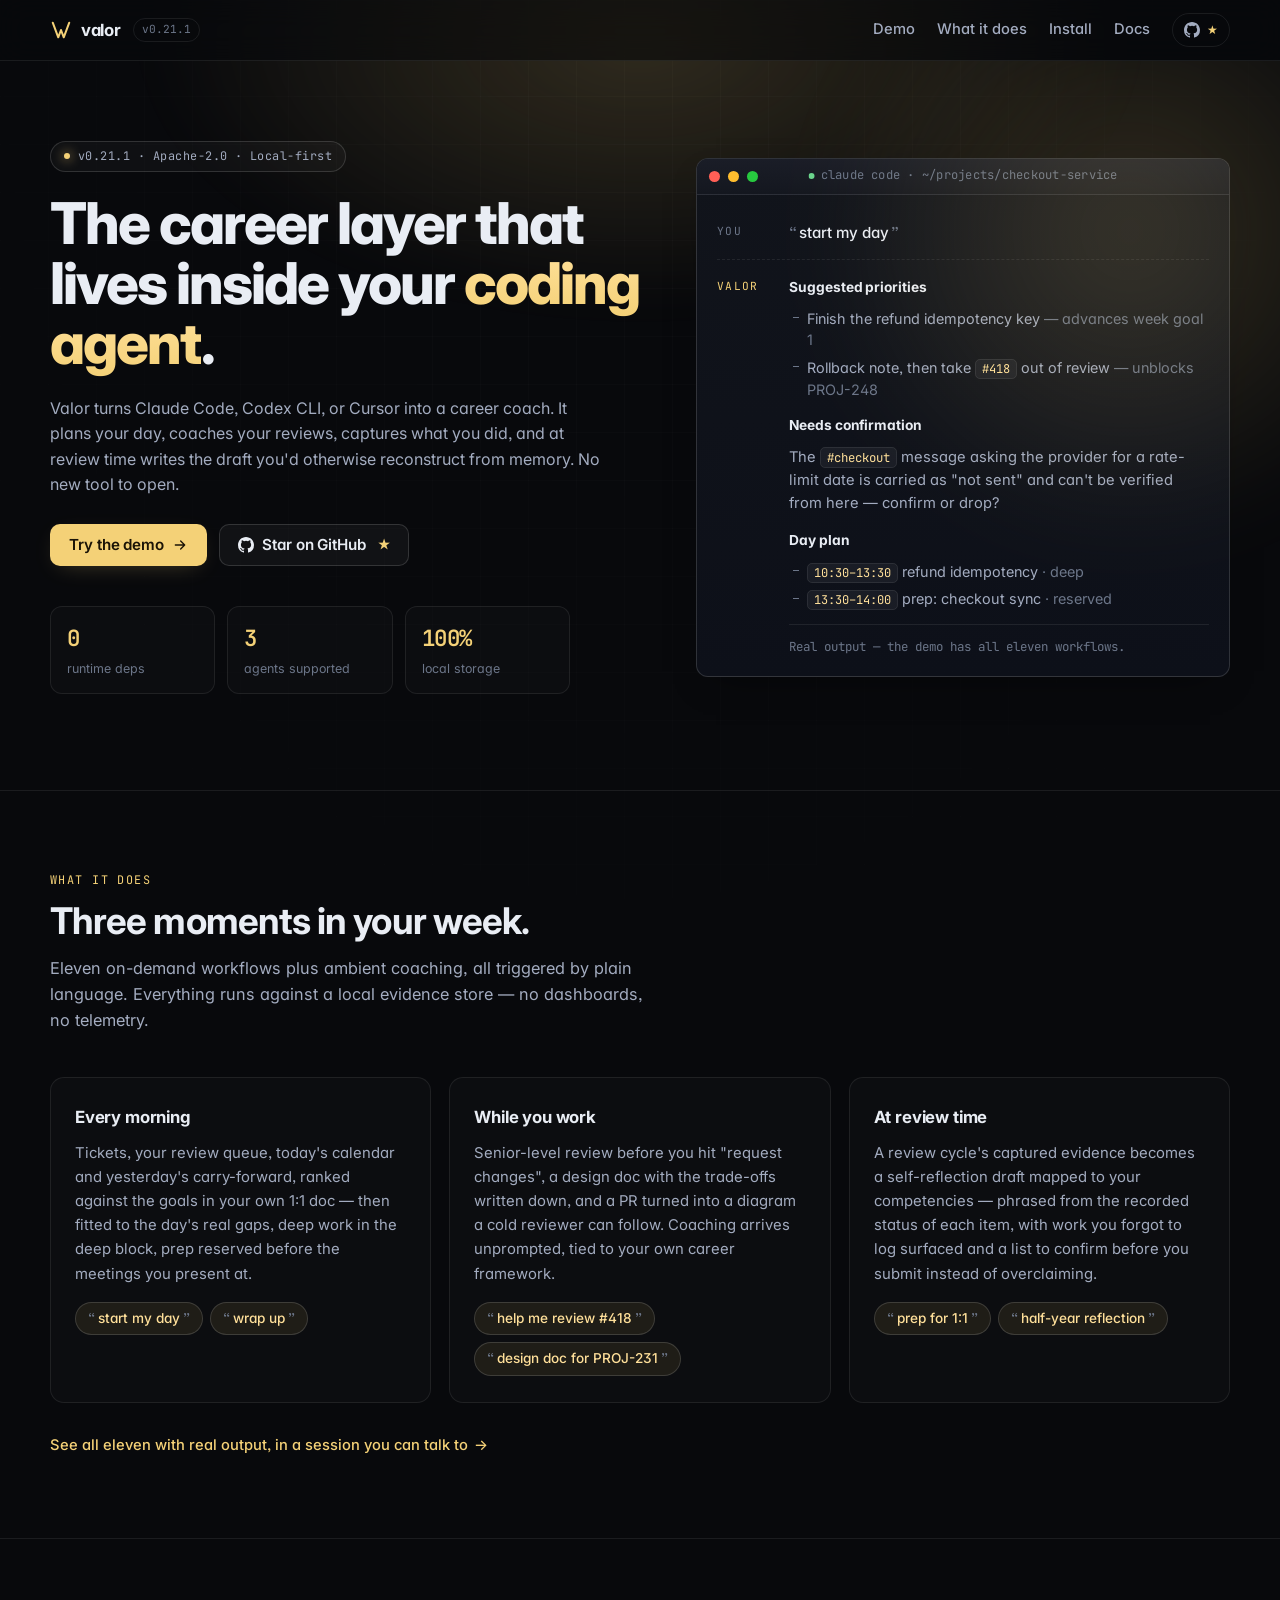
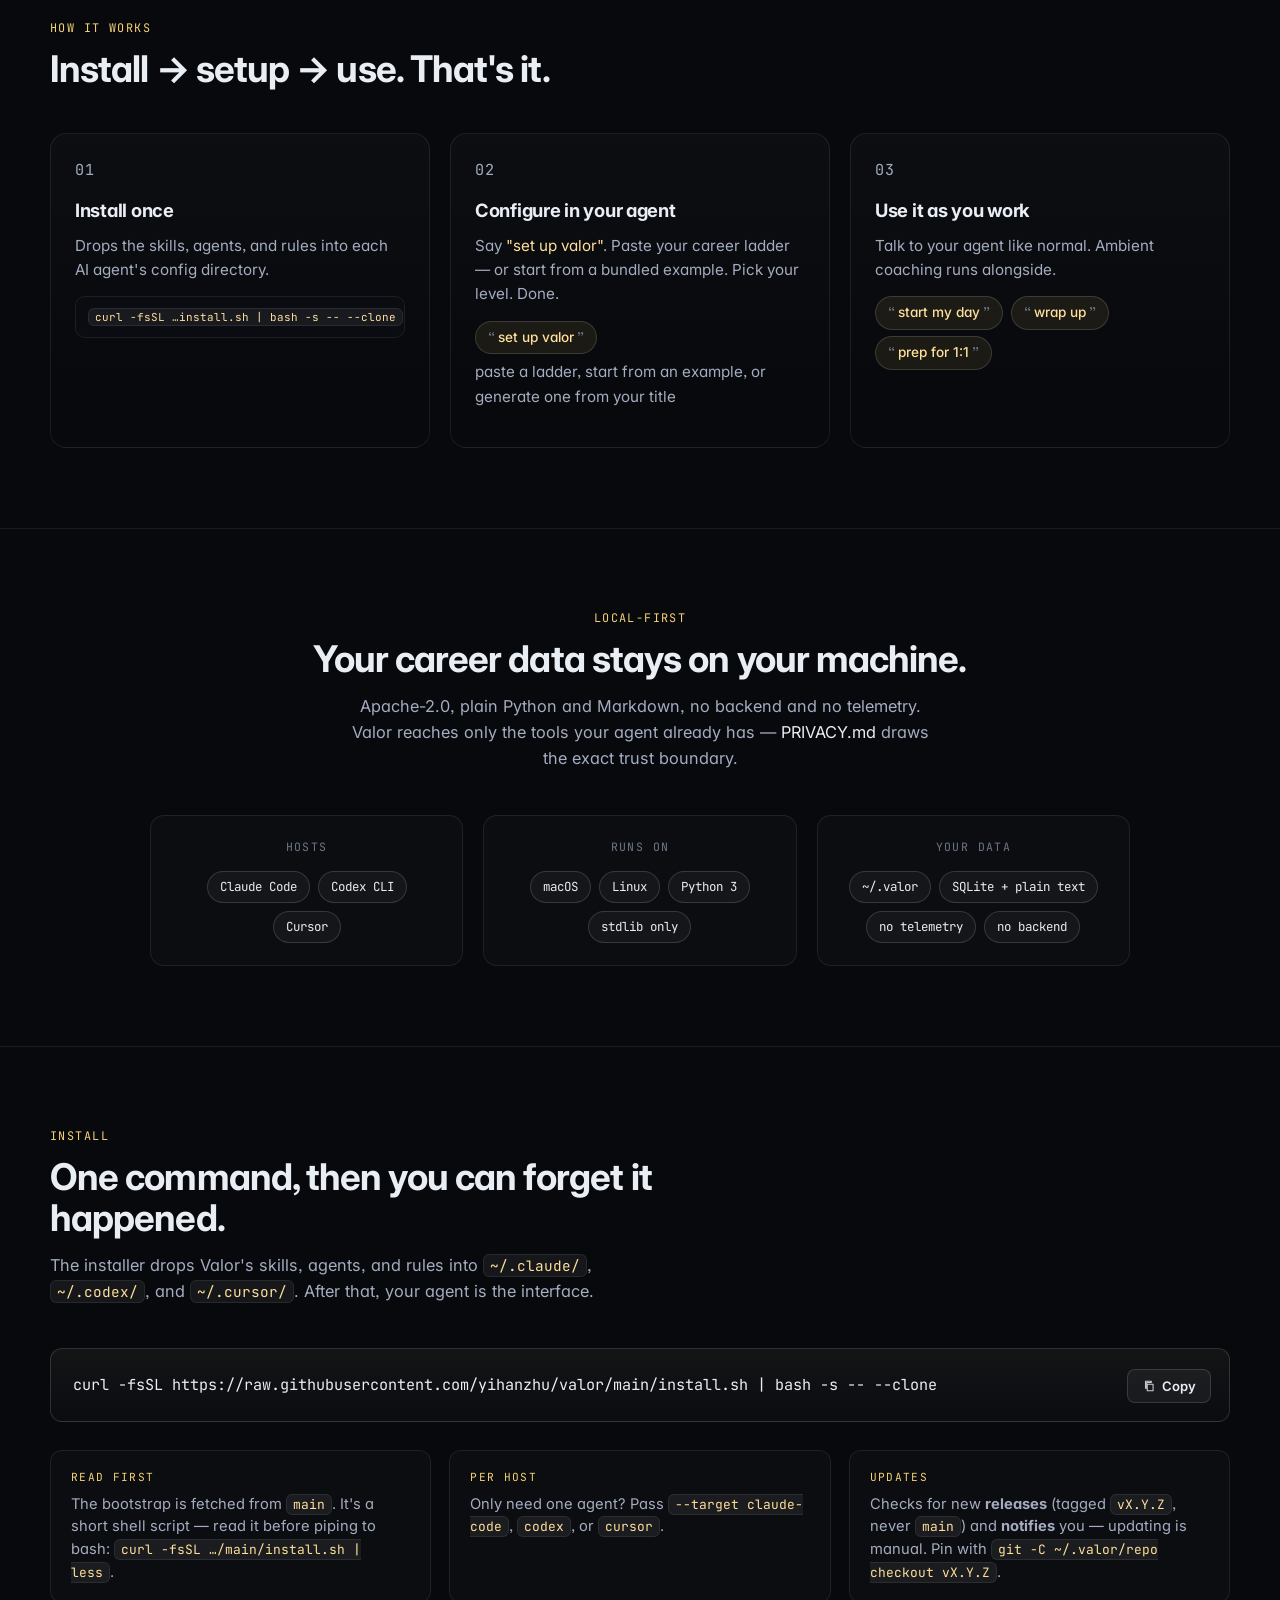
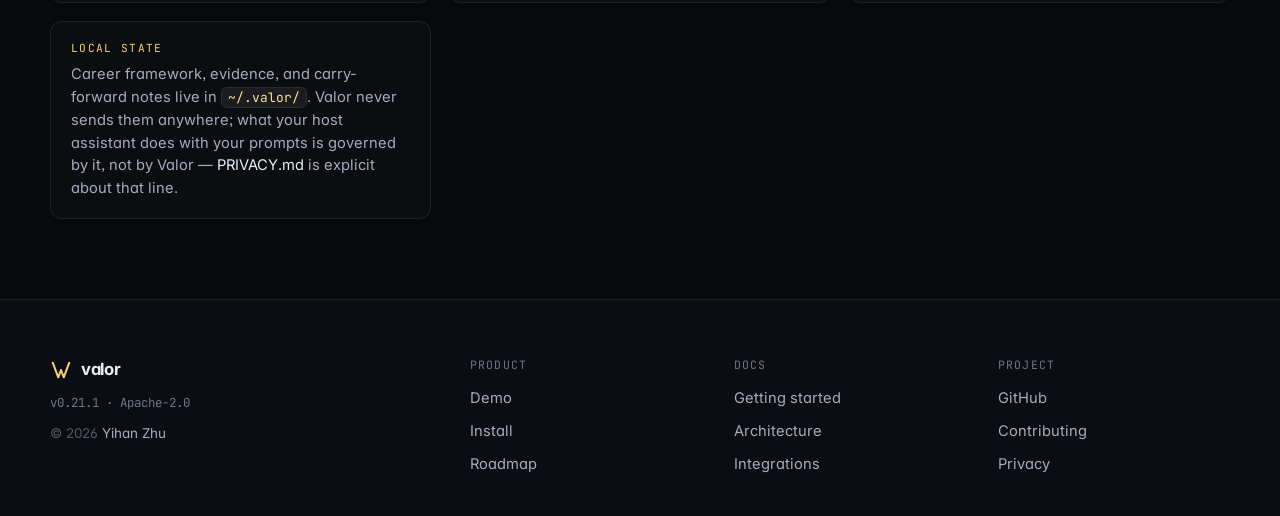
<file: website/index.html>
<!doctype html>
<html lang="en">
  <head>
    <meta charset="utf-8">
    <meta name="viewport" content="width=device-width, initial-scale=1">
    <title>Valor — the career layer for developers</title>
    <meta name="description" content="Valor is a local-first career coach that lives inside Claude Code, Codex CLI, and Cursor. Capture evidence, get senior-level coaching, and grow without filling out another HR form.">
    <meta name="theme-color" content="#08090c">
    <link rel="canonical" href="https://valor.sh/">
    <link rel="icon" type="image/svg+xml" href="./favicon.svg">
    <link rel="apple-touch-icon" href="./favicon.svg">
    <link rel="manifest" href="./manifest.webmanifest">

    <meta property="og:type" content="website">
    <meta property="og:title" content="Valor — the career layer for developers">
    <meta property="og:description" content="Local-first career coach inside Claude Code, Codex CLI, and Cursor. Evidence, coaching, growth — no HR forms.">
    <meta property="og:url" content="https://valor.sh/">
    <meta property="og:site_name" content="Valor">
    <meta property="og:image" content="./og.svg">
    <meta property="og:image:width" content="1200">
    <meta property="og:image:height" content="630">
    <meta name="twitter:card" content="summary_large_image">
    <meta name="twitter:title" content="Valor — the career layer for developers">
    <meta name="twitter:description" content="Local-first career coach inside Claude Code, Codex CLI, and Cursor.">
    <meta name="twitter:image" content="./og.svg">

    <link rel="preconnect" href="https://fonts.googleapis.com">
    <link rel="preconnect" href="https://fonts.gstatic.com" crossorigin>
    <link rel="stylesheet" href="https://fonts.googleapis.com/css2?family=Inter:wght@400;500;600;700;800&family=JetBrains+Mono:wght@400;500;600&display=swap">
    <link rel="stylesheet" href="./styles.css">
  </head>
  <body>
    <a class="skip-link" href="#main">Skip to content</a>

    <header class="site-header" id="top">
      <div class="container header-row">
        <a class="brand" href="#top" aria-label="Valor home">
          <svg class="brand-mark" viewBox="0 0 24 24" aria-hidden="true">
            <path d="M3 4l6 16 3-8 3 8 6-16" fill="none" stroke="currentColor" stroke-width="2.2" stroke-linecap="round" stroke-linejoin="round"/>
          </svg>
          <span class="brand-text">valor</span>
          <span class="brand-version">v0.21.1</span>
        </a>
        <nav class="site-nav" aria-label="Primary">
          <a href="./demo.html">Demo</a>
          <a href="#does">What it does</a>
          <a href="#install">Install</a>
          <a href="https://github.com/yihanzhu/valor/blob/main/docs/getting-started.md" rel="noreferrer">Docs</a>
          <a class="nav-github" href="https://github.com/yihanzhu/valor" rel="noreferrer" aria-label="GitHub repository">
            <svg viewBox="0 0 16 16" aria-hidden="true" width="16" height="16"><path fill="currentColor" d="M8 0C3.58 0 0 3.58 0 8a8 8 0 005.47 7.59c.4.08.55-.17.55-.38 0-.19-.01-.82-.01-1.49-2.01.37-2.53-.49-2.69-.94-.09-.23-.48-.94-.82-1.13-.28-.15-.68-.52-.01-.53.63-.01 1.08.58 1.23.82.72 1.21 1.87.87 2.33.66.07-.52.28-.87.51-1.07-1.78-.2-3.64-.89-3.64-3.95 0-.87.31-1.59.82-2.15-.08-.2-.36-1.02.08-2.12 0 0 .67-.21 2.2.82a7.42 7.42 0 014 0c1.53-1.04 2.2-.82 2.2-.82.44 1.1.16 1.92.08 2.12.51.56.82 1.27.82 2.15 0 3.07-1.87 3.75-3.65 3.95.29.25.54.73.54 1.48 0 1.07-.01 1.93-.01 2.2 0 .21.15.46.55.38A8.013 8.013 0 0016 8c0-4.42-3.58-8-8-8z"/></svg>
            <span id="gh-stars" class="nav-github-stars" aria-hidden="true">★</span>
          </a>
        </nav>
      </div>
    </header>

    <main id="main">
      <section class="hero">
        <div class="container hero-inner">
          <div class="hero-copy">
            <p class="kicker">
              <span class="kicker-dot" aria-hidden="true"></span>
              v0.21.1 · Apache-2.0 · Local-first
            </p>
            <h1 class="display">
              The career layer that lives inside your
              <span class="accent">coding agent</span>.
            </h1>
            <p class="lede">
              Valor turns Claude Code, Codex CLI, or Cursor into a career coach.
              It plans your day, coaches your reviews, captures what you did, and
              at review time writes the draft you'd otherwise reconstruct from
              memory. No new tool to open.
            </p>

            <div class="hero-actions">
              <a class="btn btn-primary" href="./demo.html">
                Try the demo
                <svg viewBox="0 0 24 24" width="16" height="16" aria-hidden="true"><path fill="none" stroke="currentColor" stroke-width="2" stroke-linecap="round" stroke-linejoin="round" d="M5 12h14M13 6l6 6-6 6"/></svg>
              </a>
              <a class="btn btn-ghost" href="https://github.com/yihanzhu/valor" rel="noreferrer">
                <svg viewBox="0 0 16 16" width="16" height="16" aria-hidden="true"><path fill="currentColor" d="M8 0C3.58 0 0 3.58 0 8a8 8 0 005.47 7.59c.4.08.55-.17.55-.38 0-.19-.01-.82-.01-1.49-2.01.37-2.53-.49-2.69-.94-.09-.23-.48-.94-.82-1.13-.28-.15-.68-.52-.01-.53.63-.01 1.08.58 1.23.82.72 1.21 1.87.87 2.33.66.07-.52.28-.87.51-1.07-1.78-.2-3.64-.89-3.64-3.95 0-.87.31-1.59.82-2.15-.08-.2-.36-1.02.08-2.12 0 0 .67-.21 2.2.82a7.42 7.42 0 014 0c1.53-1.04 2.2-.82 2.2-.82.44 1.1.16 1.92.08 2.12.51.56.82 1.27.82 2.15 0 3.07-1.87 3.75-3.65 3.95.29.25.54.73.54 1.48 0 1.07-.01 1.93-.01 2.2 0 .21.15.46.55.38A8.013 8.013 0 0016 8c0-4.42-3.58-8-8-8z"/></svg>
                <span>Star on GitHub</span>
                <span class="btn-stars" id="gh-stars-btn" aria-hidden="true">★</span>
              </a>
            </div>

            <ul class="hero-meta" aria-label="Quick facts">
              <li><span class="meta-num">0</span><span class="meta-label">runtime deps</span></li>
              <li><span class="meta-num">3</span><span class="meta-label">agents supported</span></li>
              <li><span class="meta-num">100%</span><span class="meta-label">local storage</span></li>
            </ul>
          </div>

          <aside class="hero-side" aria-hidden="true">
            <div class="chat chat-side">
              <div class="chat-head">
                <span class="tl tl-r"></span><span class="tl tl-y"></span><span class="tl tl-g"></span>
                <span class="chat-title"><span class="dot"></span>claude code · ~/projects/checkout-service</span>
              </div>
              <div class="chat-body">
                <div class="chat-user">
                  <span class="chat-role">You</span>
                  <span class="chat-msg">start my day</span>
                </div>
                <div class="chat-agent">
                  <span class="chat-role chat-role-agent">Valor</span>
                  <div class="chat-out">
                    <h4>Suggested priorities</h4>
                    <ul>
                      <li>Finish the refund idempotency key <span style="color:var(--text-dim)">— advances week goal 1</span></li>
                      <li>Rollback note, then take <code>#418</code> out of review <span style="color:var(--text-dim)">— unblocks PROJ-248</span></li>
                    </ul>

                    <h4>Needs confirmation</h4>
                    <p>The <code>#checkout</code> message asking the provider for a rate-limit date is carried as "not sent" and can't be verified from here — confirm or drop?</p>

                    <h4>Day plan</h4>
                    <ul>
                      <li><code>10:30–13:30</code> refund idempotency <span style="color:var(--text-dim)">· deep</span></li>
                      <li><code>13:30–14:00</code> prep: checkout sync <span style="color:var(--text-dim)">· reserved</span></li>
                    </ul>

                    <p class="footnote">Real output — the demo has all eleven workflows.</p>
                  </div>
                </div>
              </div>
            </div>
          </aside>
        </div>
        <div class="hero-glow" aria-hidden="true"></div>
      </section>

      <section class="band" id="does" aria-labelledby="does-h">
        <div class="container">
          <header class="band-head">
            <p class="eyebrow">What it does</p>
            <h2 id="does-h">Three moments in your week.</h2>
            <p class="band-lede">
              Eleven on-demand workflows plus ambient coaching, all triggered by
              plain language. Everything runs against a local evidence store —
              no dashboards, no telemetry.
            </p>
          </header>

          <div class="does-grid">
            <div class="does-card">
              <h3>Every morning</h3>
              <p>
                Tickets, your review queue, today's calendar and yesterday's
                carry-forward, ranked against the goals in your own 1:1 doc — then
                fitted to the day's real gaps, deep work in the deep block, prep
                reserved before the meetings you present at.
              </p>
              <div class="does-phrases">
                <span class="rail-phrase-pill">start my day</span>
                <span class="rail-phrase-pill">wrap up</span>
              </div>
            </div>

            <div class="does-card">
              <h3>While you work</h3>
              <p>
                Senior-level review before you hit "request changes", a design doc
                with the trade-offs written down, and a PR turned into a diagram a
                cold reviewer can follow. Coaching arrives unprompted, tied to your
                own career framework.
              </p>
              <div class="does-phrases">
                <span class="rail-phrase-pill">help me review #418</span>
                <span class="rail-phrase-pill">design doc for PROJ-231</span>
              </div>
            </div>

            <div class="does-card">
              <h3>At review time</h3>
              <p>
                A review cycle's captured evidence becomes a self-reflection draft
                mapped to your competencies — phrased from the recorded status of
                each item, with work you forgot to log surfaced and a list to
                confirm before you submit instead of overclaiming.
              </p>
              <div class="does-phrases">
                <span class="rail-phrase-pill">prep for 1:1</span>
                <span class="rail-phrase-pill">half-year reflection</span>
              </div>
            </div>
          </div>

          <p class="band-lede" style="margin-top:28px">
            <a class="link-arrow" href="./demo.html">See all eleven with real output, in a session you can talk to <span aria-hidden="true">→</span></a>
          </p>
        </div>
      </section>

      <section class="band band-workflow" id="workflow" aria-labelledby="workflow-h">
        <div class="container">
          <header class="band-head">
            <p class="eyebrow">How it works</p>
            <h2 id="workflow-h">Install → setup → use. That's it.</h2>
          </header>

          <ol class="rail">
            <li class="rail-step">
              <p class="rail-num">01</p>
              <h3>Install once</h3>
              <p>Drops the skills, agents, and rules into each AI agent's config directory.</p>
              <div class="rail-install">
                <code>curl -fsSL …install.sh | bash -s -- --clone</code>
              </div>
            </li>
            <li class="rail-step">
              <p class="rail-num">02</p>
              <h3>Configure in your agent</h3>
              <p>Say <em>"set up valor"</em>. Paste your career ladder — or start from a bundled example. Pick your level. Done.</p>
              <div class="rail-slash">
                <span class="rail-phrase-pill">set up valor</span>
                <p class="rail-slash-note">paste a ladder, start from an example, or generate one from your title</p>
              </div>
            </li>
            <li class="rail-step">
              <p class="rail-num">03</p>
              <h3>Use it as you work</h3>
              <p>Talk to your agent like normal. Ambient coaching runs alongside.</p>
              <div class="rail-slash">
                <span class="rail-phrase-pill">start my day</span>
                <span class="rail-phrase-pill">wrap up</span>
                <span class="rail-phrase-pill">prep for 1:1</span>
              </div>
            </li>
          </ol>
        </div>
      </section>

      <section class="band" aria-labelledby="local-h">
        <div class="container">
          <header class="band-head band-head-center">
            <p class="eyebrow">Local-first</p>
            <h2 id="local-h">Your career data stays on your machine.</h2>
            <p class="band-lede">
              Apache-2.0, plain Python and Markdown, no backend and no telemetry.
              Valor reaches only the tools your agent already has —
              <a href="https://github.com/yihanzhu/valor/blob/main/PRIVACY.md" rel="noreferrer">PRIVACY.md</a>
              draws the exact trust boundary.
            </p>
          </header>

          <div class="compat-grid">
            <div class="compat-group">
              <p class="compat-label">Hosts</p>
              <div class="badges">
                <span class="chip">Claude Code</span>
                <span class="chip">Codex CLI</span>
                <span class="chip">Cursor</span>
              </div>
            </div>
            <div class="compat-group">
              <p class="compat-label">Runs on</p>
              <div class="badges">
                <span class="chip">macOS</span>
                <span class="chip">Linux</span>
                <span class="chip">Python 3</span>
                <span class="chip">stdlib only</span>
              </div>
            </div>
            <div class="compat-group">
              <p class="compat-label">Your data</p>
              <div class="badges">
                <span class="chip">~/.valor</span>
                <span class="chip">SQLite + plain text</span>
                <span class="chip">no telemetry</span>
                <span class="chip">no backend</span>
              </div>
            </div>
          </div>
        </div>
      </section>

      <section class="band band-setup" id="install" aria-labelledby="setup-h">
        <div class="container">
          <header class="band-head">
            <p class="eyebrow">Install</p>
            <h2 id="setup-h">One command, then you can forget it happened.</h2>
            <p class="band-lede">
              The installer drops Valor's skills, agents, and rules into
              <code>~/.claude/</code>, <code>~/.codex/</code>, and
              <code>~/.cursor/</code>. After that, your agent is the interface.
            </p>
          </header>

          <div class="install-card install-card-lg" data-install="setup">
            <code class="install-cmd" data-install-source>curl -fsSL https://raw.githubusercontent.com/yihanzhu/valor/main/install.sh | bash -s -- --clone</code>
            <button class="install-copy" type="button" data-copy-install="setup" aria-label="Copy install command">
              <svg viewBox="0 0 24 24" width="14" height="14" aria-hidden="true"><path fill="none" stroke="currentColor" stroke-width="1.8" stroke-linecap="round" stroke-linejoin="round" d="M9 9h10v11H9zM6 4h10v2H8v10H6z"/></svg>
              <span class="install-copy-label">Copy</span>
            </button>
          </div>

          <ul class="setup-notes">
            <li>
              <span class="setup-note-label">Read first</span>
              The bootstrap is fetched from <code>main</code>. It's a short shell
              script — read it before piping to bash:
              <code>curl -fsSL …/main/install.sh | less</code>.
            </li>
            <li>
              <span class="setup-note-label">Per host</span>
              Only need one agent? Pass <code>--target claude-code</code>,
              <code>codex</code>, or <code>cursor</code>.
            </li>
            <li>
              <span class="setup-note-label">Updates</span>
              Checks for new <strong>releases</strong> (tagged <code>vX.Y.Z</code>,
              never <code>main</code>) and <strong>notifies</strong> you — updating
              is manual. Pin with
              <code>git -C ~/.valor/repo checkout vX.Y.Z</code>.
            </li>
            <li>
              <span class="setup-note-label">Local state</span>
              Career framework, evidence, and carry-forward notes live in
              <code>~/.valor/</code>. Valor never sends them anywhere; what your
              host assistant does with your prompts is governed by it, not by
              Valor — <a href="https://github.com/yihanzhu/valor/blob/main/PRIVACY.md" rel="noreferrer">PRIVACY.md</a>
              is explicit about that line.
            </li>
          </ul>
        </div>
      </section>
    </main>

    <footer class="site-footer">
      <div class="container footer-row">
        <div class="footer-brand">
          <span class="brand">
            <svg class="brand-mark" viewBox="0 0 24 24" aria-hidden="true"><path d="M3 4l6 16 3-8 3 8 6-16" fill="none" stroke="currentColor" stroke-width="2.2" stroke-linecap="round" stroke-linejoin="round"/></svg>
            <span class="brand-text">valor</span>
          </span>
          <p class="footer-version">v0.21.1 · Apache-2.0</p>
          <p class="footer-copy">© <span id="year">2026</span> <a href="https://yihanzhu.com" rel="noreferrer">Yihan Zhu</a></p>
        </div>
        <div class="footer-cols">
          <div class="footer-col">
            <p class="footer-head">Product</p>
            <a href="./demo.html">Demo</a>
            <a href="#install">Install</a>
            <a href="https://github.com/yihanzhu/valor/blob/main/ROADMAP.md" rel="noreferrer">Roadmap</a>
          </div>
          <div class="footer-col">
            <p class="footer-head">Docs</p>
            <a href="https://github.com/yihanzhu/valor/blob/main/docs/getting-started.md" rel="noreferrer">Getting started</a>
            <a href="https://github.com/yihanzhu/valor/blob/main/docs/architecture.md" rel="noreferrer">Architecture</a>
            <a href="https://github.com/yihanzhu/valor/blob/main/docs/integrations.md" rel="noreferrer">Integrations</a>
          </div>
          <div class="footer-col">
            <p class="footer-head">Project</p>
            <a href="https://github.com/yihanzhu/valor" rel="noreferrer">GitHub</a>
            <a href="https://github.com/yihanzhu/valor/blob/main/CONTRIBUTING.md" rel="noreferrer">Contributing</a>
            <a href="https://github.com/yihanzhu/valor/blob/main/PRIVACY.md" rel="noreferrer">Privacy</a>
          </div>
        </div>
      </div>
    </footer>

    <script>
      document.querySelectorAll("[data-copy-install]").forEach((btn) => {
        btn.addEventListener("click", async () => {
          const card = document.querySelector(`[data-install="${btn.dataset.copyInstall}"]`);
          const source = card && card.querySelector("[data-install-source]");
          if (!source) return;
          const label = btn.querySelector(".install-copy-label");
          const original = label ? label.textContent : null;
          try {
            await navigator.clipboard.writeText(source.innerText.trim());
            btn.classList.add("is-copied");
            if (label) label.textContent = "Copied";
          } catch {
            btn.classList.add("is-failed");
            if (label) label.textContent = "Failed";
          }
          setTimeout(() => {
            btn.classList.remove("is-copied", "is-failed");
            if (label && original) label.textContent = original;
          }, 1600);
        });
      });

      document.getElementById("year").textContent = new Date().getFullYear();

      // Star count, best-effort and quiet on failure.
      (async () => {
        try {
          const r = await fetch("https://api.github.com/repos/yihanzhu/valor", { headers: { Accept: "application/vnd.github+json" } });
          if (!r.ok) return;
          const data = await r.json();
          if (typeof data.stargazers_count !== "number") return;
          const fmt = (n) => (n >= 1000 ? (n / 1000).toFixed(1) + "k" : String(n));
          const header = document.getElementById("gh-stars");
          if (header) header.textContent = "★ " + fmt(data.stargazers_count);
          const btn = document.getElementById("gh-stars-btn");
          if (btn) btn.textContent = fmt(data.stargazers_count);
        } catch {}
      })();
    </script>
  </body>
</html>
</file>
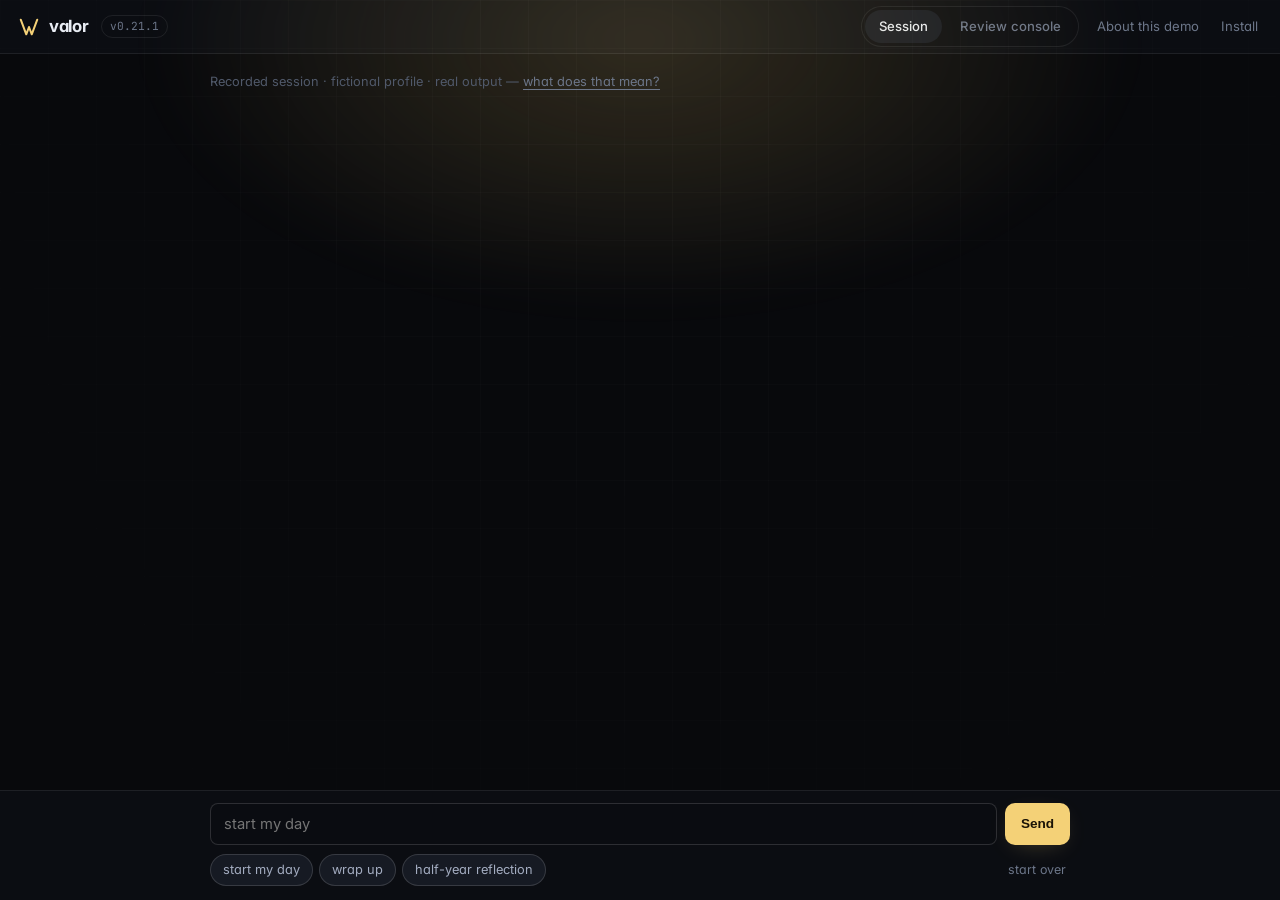
<file: website/demo.html>
<!doctype html>
<html lang="en">
  <head>
    <meta charset="utf-8">
    <meta name="viewport" content="width=device-width, initial-scale=1">
    <title>Valor — demo</title>
    <meta name="description" content="Talk to a recorded Valor session, and drive a real PR review console. One screen, no reading.">
    <meta name="theme-color" content="#08090c">
    <link rel="canonical" href="https://valor.sh/demo">
    <link rel="icon" type="image/svg+xml" href="./favicon.svg">
    <link rel="apple-touch-icon" href="./favicon.svg">
    <link rel="manifest" href="./manifest.webmanifest">

    <meta property="og:type" content="website">
    <meta property="og:title" content="Valor — demo">
    <meta property="og:description" content="Talk to a recorded Valor session, and drive a real PR review console.">
    <meta property="og:url" content="https://valor.sh/demo">
    <meta property="og:site_name" content="Valor">
    <meta property="og:image" content="./og.svg">
    <meta name="twitter:card" content="summary_large_image">
    <meta name="twitter:title" content="Valor — demo">
    <meta name="twitter:description" content="Talk to a recorded Valor session, and drive a real PR review console.">
    <meta name="twitter:image" content="./og.svg">

    <link rel="preconnect" href="https://fonts.googleapis.com">
    <link rel="preconnect" href="https://fonts.gstatic.com" crossorigin>
    <link rel="stylesheet" href="https://fonts.googleapis.com/css2?family=Inter:wght@400;500;600;700;800&family=JetBrains+Mono:wght@400;500;600&display=swap">
    <link rel="stylesheet" href="./styles.css">

    <style>
      /* One screen. The page never scrolls; only the thread does. */
      html, body { height: 100%; overflow: hidden; }
      body { display: flex; flex-direction: column; }

      .bar {
        flex: none; display: flex; align-items: center; gap: 14px;
        padding: 0 18px; height: 54px; border-bottom: 1px solid var(--line);
        background: var(--bg-2);
      }
      .bar .brand { margin-right: auto; }
      .views { display: flex; gap: 4px; padding: 3px; background: var(--code-bg); border: 1px solid var(--line); border-radius: 999px; }
      .view-btn {
        appearance: none; cursor: pointer; font: inherit; font-size: 0.82rem; font-weight: 500;
        background: none; border: 0; border-radius: 999px; padding: 6px 14px; color: var(--text-dim);
      }
      .view-btn[aria-pressed="true"] { background: var(--surface-2); color: var(--text); }
      .view-btn:focus-visible { outline: 2px solid var(--accent); outline-offset: 2px; }
      .bar-link {
        appearance: none; cursor: pointer; font: inherit; font-size: 0.82rem; background: none;
        border: 0; color: var(--text-dim); padding: 6px 4px;
      }
      .bar-link:hover { color: var(--text); }

      main { flex: 1; min-height: 0; display: flex; }
      .view { flex: 1; min-height: 0; display: none; flex-direction: column; }
      .view.is-active { display: flex; }

      /* chat */
      .thread {
        flex: 1; min-height: 0; overflow-y: auto; overscroll-behavior: contain;
        padding: 18px 20px 8px; scrollbar-width: thin; scrollbar-color: var(--line-strong) transparent;
        max-width: 900px; width: 100%; margin: 0 auto;
      }
      .thread::-webkit-scrollbar { width: 10px; }
      .thread::-webkit-scrollbar-track { background: transparent; }
      .thread::-webkit-scrollbar-thumb {
        background: var(--line-2); border-radius: 999px;
        border: 3px solid transparent; background-clip: content-box;
      }
      .sys { margin: 0 0 6px; color: var(--text-faint); font-size: 0.8rem; }
      .sys button {
        appearance: none; background: none; border: 0; padding: 0; cursor: pointer; font: inherit;
        color: var(--text-dim); text-decoration: underline; text-underline-offset: 3px;
      }
      .thinking { color: var(--text-dim); font-style: italic; }
      .cursor {
        display: inline-block; width: 7px; height: 0.95em; background: var(--accent);
        vertical-align: -2px; animation: blink 1s steps(2) infinite;
      }
      @keyframes blink { 50% { opacity: 0; } }
      @media (prefers-reduced-motion: reduce) { .cursor { animation: none; } }

      .chat-out pre {
        margin: 10px 0 0; padding: 12px 14px; overflow-x: auto; background: var(--code-bg);
        border: 1px solid var(--line); border-radius: var(--radius-sm);
        font-family: var(--font-mono); font-size: 0.78rem; line-height: 1.65; color: var(--text-soft);
      }
      .chat-out a { color: var(--azure); }
      .chat-out h4.coach { color: var(--accent-bright); }

      .composer { flex: none; border-top: 1px solid var(--line); background: var(--bg-2); }
      .composer-inner { max-width: 900px; margin: 0 auto; padding: 12px 20px 14px; }
      .composer-row { display: flex; gap: 8px; align-items: center; }
      .composer input {
        flex: 1; min-width: 0; background: var(--code-bg); color: var(--text);
        border: 1px solid var(--line-2); border-radius: var(--radius-sm);
        padding: 11px 13px; font-family: var(--font-sans); font-size: 0.92rem;
      }
      .composer input:focus-visible { outline: 2px solid var(--accent); outline-offset: 1px; }
      .composer .btn { padding: 10px 15px; font-size: 0.85rem; flex: none; }
      .composer-foot { display: flex; gap: 12px; align-items: center; margin-top: 9px; }
      .composer-foot .bar-link { flex: none; font-size: 0.78rem; margin-left: auto; }
      .chips { display: flex; flex-wrap: wrap; gap: 6px; min-width: 0; }
      .chip-suggest {
        appearance: none; cursor: pointer; font: inherit; font-size: 0.8rem;
        background: var(--surface-2); color: var(--text-soft);
        border: 1px solid var(--line-2); border-radius: 999px; padding: 5px 12px;
        max-width: 100%; overflow: hidden; text-overflow: ellipsis; white-space: nowrap;
      }
      .chip-suggest:hover { border-color: var(--accent-dim); color: var(--text); }
      .chip-suggest:focus-visible { outline: 2px solid var(--accent); outline-offset: 2px; }

      /* console */
      .console-note {
        flex: none; display: flex; flex-wrap: wrap; gap: 10px; align-items: center;
        justify-content: space-between; padding: 9px 20px; border-bottom: 1px solid var(--line);
        background: var(--bg-2); font-size: 0.8rem; color: var(--text-dim);
      }
      .console-note strong { color: var(--ok); font-weight: 600; }
      .console-frame { flex: 1; min-height: 0; width: 100%; border: 0; background: #fff; }

      /* about */
      dialog.about {
        max-width: 620px; width: calc(100% - 32px); border: 1px solid var(--line-2);
        border-radius: var(--radius); background: var(--surface); color: var(--text-soft);
        padding: 22px 24px; font-size: 0.9rem; line-height: 1.65;
      }
      dialog.about::backdrop { background: rgba(4, 5, 8, 0.72); }
      dialog.about h2 { margin: 0 0 10px; font-size: 1.05rem; color: var(--text); }
      dialog.about p { margin: 0 0 12px; }
      dialog.about strong { color: var(--text); font-weight: 600; }
      dialog.about code {
        font-family: var(--font-mono); font-size: 0.8rem; display: block; overflow-x: auto;
        padding: 10px 12px; background: var(--code-bg); border: 1px solid var(--line);
        border-radius: var(--radius-sm); color: var(--accent-bright); margin: 0 0 12px;
      }
      dialog.about .about-close { margin-top: 4px; }

      @media (max-width: 640px) {
        .bar { gap: 8px; padding: 0 12px; }
        .bar .brand-version, .bar-link.wide { display: none; }
        .chat-user, .chat-agent { grid-template-columns: 1fr; gap: 4px; }
        .thread { padding: 14px 14px 6px; }
        .composer-inner { padding: 10px 14px 12px; }
      }
      /* Safety valve: on a very short viewport, let the document scroll. */
      @media (max-height: 460px) {
        html, body { height: auto; overflow: auto; }
        .thread { max-height: 60vh; }
      }
    </style>
  </head>
  <body>
    <div class="bar">
      <a class="brand" href="./" aria-label="Valor home">
        <svg class="brand-mark" viewBox="0 0 24 24" aria-hidden="true">
          <path d="M3 4l6 16 3-8 3 8 6-16" fill="none" stroke="currentColor" stroke-width="2.2" stroke-linecap="round" stroke-linejoin="round"/>
        </svg>
        <span class="brand-text">valor</span>
        <span class="brand-version">v0.21.1</span>
      </a>

      <div class="views" role="group" aria-label="Switch view">
        <button class="view-btn" type="button" id="view-chat" aria-pressed="true">Session</button>
        <button class="view-btn" type="button" id="view-console" aria-pressed="false">Review console</button>
      </div>

      <button class="bar-link" type="button" id="about-open">About this demo</button>
      <a class="bar-link wide" href="./#install">Install</a>
    </div>

    <main>
      <section class="view is-active" id="panel-chat" aria-label="Recorded Valor session">
        <div class="thread" id="thread" aria-live="polite" aria-atomic="false"></div>
        <div class="composer">
          <div class="composer-inner">
            <form class="composer-row" id="form" autocomplete="off">
              <label for="input" style="position:absolute;width:1px;height:1px;overflow:hidden;clip:rect(0 0 0 0)">Message your agent</label>
              <input id="input" type="text" placeholder="start my day" spellcheck="false">
              <button class="btn btn-primary" type="submit">Send</button>
            </form>
            <div class="composer-foot">
              <div class="chips" id="chips"></div>
              <button class="bar-link" type="button" id="restart">start over</button>
            </div>
          </div>
        </div>
      </section>

      <section class="view" id="panel-console" aria-label="PR review console">
        <div class="console-note">
          <span><strong>Live, not recorded.</strong> Built with <code>/valor-pr-console</code>'s own renderer from the demo PR's diff — zoom in, flip Before ⇄ After, take the quiz.</span>
          <a class="btn btn-ghost" href="./demo/pr-console.html" target="_blank" rel="noreferrer" style="padding:5px 11px;font-size:0.78rem">Full page ↗</a>
        </div>
        <iframe class="console-frame" id="console-frame" title="PR review console for pull request 418" data-src="./demo/pr-console.html"></iframe>
      </section>
    </main>

    <dialog class="about" id="about">
      <h2>About this demo</h2>
      <p>
        <strong>The session is recorded.</strong> A live agent needs a model at
        runtime and this site has no backend, so the replies were captured by
        running Valor against a
        <a href="https://github.com/yihanzhu/valor/tree/main/examples/demo" rel="noreferrer">seeded profile</a>
        — a fictional engineer at L3 targeting L4, fictional tickets, every
        integration switched off, real output. Ask something it hasn't heard and
        it says so.
      </p>
      <p><strong>The review console is not recorded.</strong> That's the real artifact.</p>
      <p>Run the whole thing yourself, against a throwaway home:</p>
      <code>HOME=~/valor-demo bash install.sh &amp;&amp; python3 examples/demo/seed.py ~/valor-demo</code>
      <p style="margin-bottom:16px">
        <a href="https://github.com/yihanzhu/valor/blob/main/examples/demo/DEMO.md" rel="noreferrer">Run-book</a> ·
        <a href="https://github.com/yihanzhu/valor" rel="noreferrer">GitHub</a> ·
        <a href="https://github.com/yihanzhu/valor/blob/main/PRIVACY.md" rel="noreferrer">Privacy</a> ·
        <a href="./">Home</a>
      </p>
      <button class="btn btn-primary about-close" type="button" id="about-close">Close</button>
    </dialog>

    <script>
      /* Scoped: a top-level `function scrollTo(...)` in a classic script replaces
         window.scrollTo, which broke this page once. Nothing here touches the global. */
      (function () {
        "use strict";

        var thread = document.getElementById("thread");
        var chipsEl = document.getElementById("chips");
        var form = document.getElementById("form");
        var input = document.getElementById("input");
        var calm = window.matchMedia && window.matchMedia("(prefers-reduced-motion: reduce)").matches;

        var data = null;
        var byId = null;
        var suggestions = [];
        var stream = null;

        function esc(s) {
          return String(s).replace(/&/g, "&amp;").replace(/</g, "&lt;").replace(/>/g, "&gt;");
        }
        function normalize(s) {
          return String(s).toLowerCase().replace(/[^a-z0-9#\s]/g, " ").replace(/\s+/g, " ").trim();
        }

        /* ---- markdown-lite: only what the commands actually emit ---- */
        function inline(text) {
          return esc(text)
            .replace(/`([^`]+)`/g, "<code>$1</code>")
            .replace(/\*\*([^*]+)\*\*/g, "<strong>$1</strong>")
            .replace(/(^|[\s(])\*([^*\n]+)\*(?=[\s.,);]|$)/g, "$1<em>$2</em>")
            .replace(/(https?:\/\/[^\s<)]+)/g, '<a href="$1" rel="noreferrer">$1</a>');
        }

        function blocks(text) {
          var lines = String(text).split("\n");
          var out = [];
          var list = null;
          var pre = null;
          var para = null;

          function flushList() {
            if (!list) return;
            out.push("<ul>" + list.join("") + "</ul>");
            list = null;
          }
          function flushPre() {
            if (!pre) return;
            while (pre.length && pre[pre.length - 1] === "") pre.pop();
            out.push("<pre>" + pre.map(esc).join("\n") + "</pre>");
            pre = null;
          }
          function flushPara() {
            if (!para) return;
            var joined = para.join(" ");
            var tone = /^[✓✅]/.test(joined) ? "ok" : /^[→]/.test(joined) ? "warn" : "";
            out.push("<p" + (tone ? ' class="' + tone + '"' : "") + ">" + inline(joined) + "</p>");
            para = null;
          }

          for (var i = 0; i < lines.length; i++) {
            var line = lines[i].replace(/\s+$/, "");
            var indented = /^ {4}/.test(line);

            if (pre) {
              if (line === "" || indented) { pre.push(line.replace(/^ {4}/, "")); continue; }
              flushPre();
            }
            if (line === "") { flushPara(); flushList(); continue; }

            var heading = line.match(/^(#{2,4})\s+(.*)$/);
            if (heading) {
              flushPara(); flushList();
              out.push("<h4" + (heading[1].length === 4 ? ' class="coach"' : "") + ">" +
                inline(heading[2]) + "</h4>");
              continue;
            }

            var item = line.match(/^\s*[-*]\s+(.*)$/);
            if (item) { flushPara(); (list = list || []).push("<li>" + inline(item[1]) + "</li>"); continue; }

            /* An indented line under an open bullet is that bullet wrapping. */
            if (list && /^\s+\S/.test(line)) {
              list[list.length - 1] = list[list.length - 1]
                .replace(/<\/li>$/, " " + inline(line.trim()) + "</li>");
              continue;
            }
            if (indented && !para) { pre = [line.replace(/^ {4}/, "")]; continue; }

            flushList();
            (para = para || []).push(line.trim());
          }
          flushPara(); flushPre(); flushList();
          return out;
        }

        /* ---- chat ---- */
        function atBottom() {
          var slack = thread.scrollHeight - thread.scrollTop - thread.clientHeight;
          return !(slack > 90);
        }
        function pin() {
          if (typeof thread.scrollHeight === "number") thread.scrollTop = thread.scrollHeight;
        }
        function stopStream() {
          if (stream) { window.clearTimeout(stream.timer); stream = null; }
        }
        function finishStream() {
          if (!stream) return;
          stream.host.innerHTML = stream.items.join("");
          stopStream();
          pin();
        }
        function startStream(host, items) {
          stopStream();
          if (calm) { host.innerHTML = items.join(""); pin(); return; }
          stream = { host: host, items: items, i: 0, timer: null };
          function tick() {
            if (!stream) return;
            var follow = atBottom();
            stream.i += 1;
            stream.host.innerHTML = stream.items.slice(0, stream.i).join("") +
              (stream.i < stream.items.length ? '<span class="cursor" aria-hidden="true"></span>' : "");
            if (follow) pin();
            if (stream.i < stream.items.length) stream.timer = window.setTimeout(tick, 85);
            else stream = null;
          }
          stream.timer = window.setTimeout(tick, 50);
        }

        function addUser(text) {
          var row = document.createElement("div");
          row.className = "chat-user";
          row.innerHTML = '<span class="chat-role">You</span><span class="chat-msg">' + esc(text) + "</span>";
          thread.appendChild(row);
        }
        function addAgent() {
          var row = document.createElement("div");
          row.className = "chat-agent";
          row.innerHTML = '<span class="chat-role chat-role-agent">Valor</span>';
          var body = document.createElement("div");
          body.className = "chat-out";
          row.appendChild(body);
          thread.appendChild(row);
          return body;
        }

        function renderChips() {
          chipsEl.innerHTML = "";
          suggestions.slice(0, 3).forEach(function (id) {
            var entry = byId[id];
            if (!entry) return;
            var btn = document.createElement("button");
            btn.type = "button";
            btn.className = "chip-suggest";
            btn.textContent = entry.phrase;
            btn.addEventListener("click", function () { say(entry); });
            chipsEl.appendChild(btn);
          });
        }

        function say(entry) {
          stopStream();
          addUser(entry.phrase);
          var body = addAgent();

          suggestions = entry.suggests.filter(function (id) { return id !== entry.id; });
          renderChips();
          input.value = "";
          if (suggestions.length && byId[suggestions[0]]) input.placeholder = byId[suggestions[0]].phrase;
          pin();

          var items = blocks(entry.output);
          if (calm) { body.innerHTML = items.join(""); pin(); return; }
          body.innerHTML = '<p class="thinking">working…</p>';
          window.setTimeout(function () { startStream(body, items); }, 240);
        }

        function findEntry(text) {
          var q = normalize(text);
          if (!q) return null;
          var slash = q.replace(/\s/g, "-");
          var words = q.split(" ").filter(function (w) { return w.length > 2; });
          var best = null;
          var bestScore = 0;
          for (var i = 0; i < data.entries.length; i++) {
            var entry = data.entries[i];
            if (entry.command.indexOf("/valor-") === 0 && slash.indexOf(entry.command.slice(1)) === 0) {
              return entry;
            }
            if (!words.length) continue;
            var hay = normalize(entry.phrase + " " + entry.label + " " + entry.id);
            var hits = 0;
            words.forEach(function (w) { if (hay.indexOf(w) !== -1) hits += 1; });
            var score = hits / words.length;
            if (score > bestScore) { bestScore = score; best = entry; }
          }
          return bestScore >= 0.5 ? best : null;
        }

        function sayUnknown(text) {
          stopStream();
          addUser(text);
          var body = addAgent();
          var options = suggestions.slice(0, 3).map(function (id) {
            return "<code>" + esc(byId[id].phrase) + "</code>";
          }).join(", ");
          body.innerHTML =
            "<p>This session is a recording, so I only have the replies that were captured against the " +
            "demo profile — there's no model behind this page to answer something new.</p>" +
            (options ? "<p>From here it has: " + options + ".</p>" : "");
          input.value = "";
          pin();
        }

        function start() {
          stopStream();
          thread.innerHTML = "";
          var note = document.createElement("p");
          note.className = "sys";
          note.innerHTML =
            "Recorded session · fictional profile · real output — " +
            '<button type="button" id="sys-about">what does that mean?</button>';
          thread.appendChild(note);
          var link = note.querySelector("#sys-about");
          if (link) link.addEventListener("click", openAbout);
          suggestions = data.start.slice();
          renderChips();
          if (byId[data.start[0]]) input.placeholder = byId[data.start[0]].phrase;
        }

        form.addEventListener("submit", function (event) {
          event.preventDefault();
          var text = input.value.trim();
          if (!text) return;
          var entry = findEntry(text);
          if (entry) say(entry);
          else sayUnknown(text);
        });
        thread.addEventListener("click", function () { if (stream) finishStream(); });
        document.getElementById("restart").addEventListener("click", function () {
          start();
          if (input.focus) input.focus();
        });

        /* ---- views ---- */
        var chatBtn = document.getElementById("view-chat");
        var consoleBtn = document.getElementById("view-console");
        var chatPanel = document.getElementById("panel-chat");
        var consolePanel = document.getElementById("panel-console");
        var frame = document.getElementById("console-frame");

        function showView(which) {
          var wantConsole = which === "console";
          chatPanel.classList.toggle("is-active", !wantConsole);
          consolePanel.classList.toggle("is-active", wantConsole);
          chatBtn.setAttribute("aria-pressed", String(!wantConsole));
          consoleBtn.setAttribute("aria-pressed", String(wantConsole));
          /* Load the console only when it's first asked for. */
          if (wantConsole && !frame.getAttribute("src")) frame.setAttribute("src", frame.dataset.src);
          if (!wantConsole && input.focus) input.focus();
        }
        chatBtn.addEventListener("click", function () { showView("chat"); });
        consoleBtn.addEventListener("click", function () { showView("console"); });

        /* ---- about ---- */
        var about = document.getElementById("about");
        function openAbout() {
          if (typeof about.showModal === "function") about.showModal();
          else about.setAttribute("open", "");
        }
        function closeAbout() {
          if (typeof about.close === "function") about.close();
          else about.removeAttribute("open");
        }
        document.getElementById("about-open").addEventListener("click", openAbout);
        document.getElementById("about-close").addEventListener("click", closeAbout);

        window.fetch("./demo/transcripts.json").then(function (response) {
          if (!response.ok) throw new Error(String(response.status));
          return response.json();
        }).then(function (payload) {
          data = payload;
          byId = {};
          data.entries.forEach(function (entry) { byId[entry.id] = entry; });
          start();
        }).catch(function () {
          thread.innerHTML =
            '<p class="sys">This page loads its transcripts over HTTP, so it needs to be served rather ' +
            'than opened from disk. They are plain text in the repo: <code>examples/demo/captures/</code>.</p>';
          input.disabled = true;
          form.querySelector("button").disabled = true;
        });
      })();
    </script>
  </body>
</html>
</file>
<file: website/styles.css>
/* ============================================================
   Valor — design tokens
   ============================================================ */
:root {
  /* surfaces */
  --bg:           #08090c;
  --bg-2:         #0b0d12;
  --surface:      #11141b;
  --surface-2:    #161a23;
  --code-bg:      #0a0c11;
  --code-bg-2:    #0d1019;
  --line:         rgba(255, 255, 255, 0.08);
  --line-2:       rgba(255, 255, 255, 0.14);
  --line-strong:  rgba(255, 255, 255, 0.22);

  /* type */
  --text:         #e9edf4;
  --text-soft:    #a3acc0;
  --text-dim:     #6c7689;
  --text-faint:   #50596a;

  /* accent — keeps Valor's existing gold, brightened a touch */
  --accent:        #f4d177;
  --accent-bright: #ffe09a;
  --accent-dim:    #c89c4c;
  --accent-glow:   rgba(244, 209, 119, 0.32);

  /* secondary */
  --azure:        #7ab2ff;
  --azure-dim:    #2d4a7d;

  /* semantic */
  --ok:           #6ad48c;
  --warn:         #f0c674;
  --err:          #ff6b6b;

  /* layout */
  --radius-sm: 8px;
  --radius:    14px;
  --radius-lg: 20px;
  --radius-xl: 28px;
  --container: 1180px;
  --shadow-lg: 0 30px 60px -20px rgba(0, 0, 0, 0.55), 0 12px 28px -12px rgba(0, 0, 0, 0.45);

  /* fonts */
  --font-sans: "Inter", system-ui, -apple-system, "Segoe UI", Roboto, "Helvetica Neue", sans-serif;
  --font-mono: "JetBrains Mono", ui-monospace, "SF Mono", Menlo, Consolas, monospace;
}

* { box-sizing: border-box; }

html {
  scroll-behavior: smooth;
  -webkit-text-size-adjust: 100%;
}

body {
  margin: 0;
  background: var(--bg);
  color: var(--text);
  font-family: var(--font-sans);
  font-size: 16px;
  line-height: 1.6;
  font-feature-settings: "cv11", "ss01", "ss03";
  -webkit-font-smoothing: antialiased;
  text-rendering: optimizeLegibility;
}

html { overflow-x: hidden; }

/* faint grid + radial glow on the page */
body::before {
  content: "";
  position: fixed;
  inset: 0;
  pointer-events: none;
  z-index: 0;
  background:
    linear-gradient(rgba(255, 255, 255, 0.022) 1px, transparent 1px),
    linear-gradient(90deg, rgba(255, 255, 255, 0.022) 1px, transparent 1px);
  background-size: 48px 48px;
  mask-image: radial-gradient(ellipse at 50% 0%, rgba(0,0,0,0.9) 0%, rgba(0,0,0,0.45) 55%, transparent 90%);
}
body::after {
  content: "";
  position: fixed;
  top: -260px;
  left: 50%;
  transform: translateX(-50%);
  width: 1100px;
  height: 600px;
  pointer-events: none;
  z-index: 0;
  background: radial-gradient(ellipse at center, var(--accent-glow), transparent 65%);
  filter: blur(20px);
  opacity: 0.55;
}

main, header, footer, section { position: relative; z-index: 1; }

a { color: var(--text); text-decoration: none; }
a:hover { color: var(--accent-bright); }

code, pre, kbd, samp {
  font-family: var(--font-mono);
  font-feature-settings: "calt" 0;
}

p code, li code {
  padding: 1px 6px;
  border-radius: 6px;
  background: rgba(255, 255, 255, 0.06);
  border: 1px solid var(--line);
  font-size: 0.88em;
  color: var(--accent-bright);
}

em { font-style: normal; color: var(--accent-bright); }

.container {
  width: min(100% - 40px, var(--container));
  margin: 0 auto;
}

.skip-link {
  position: absolute;
  left: -9999px;
  top: 0;
}
.skip-link:focus { left: 16px; top: 16px; background: var(--surface); padding: 8px 12px; border-radius: 8px; z-index: 100; }

/* ============================================================
   Header — glassmorphic sticky
   ============================================================ */
.site-header {
  position: sticky;
  top: 0;
  z-index: 50;
  background: rgba(8, 9, 12, 0.62);
  backdrop-filter: saturate(140%) blur(14px);
  -webkit-backdrop-filter: saturate(140%) blur(14px);
  border-bottom: 1px solid var(--line);
}
.header-row {
  display: flex;
  align-items: center;
  justify-content: space-between;
  height: 60px;
  gap: 16px;
}
.brand {
  display: inline-flex;
  align-items: center;
  gap: 9px;
  color: var(--text);
}
.brand-mark {
  width: 22px;
  height: 22px;
  color: var(--accent);
  flex-shrink: 0;
}
.brand-text {
  font-weight: 700;
  font-size: 1.05rem;
  letter-spacing: -0.02em;
}
.brand-version {
  font-family: var(--font-mono);
  font-size: 0.7rem;
  color: var(--text-dim);
  padding: 2px 8px;
  border: 1px solid var(--line);
  border-radius: 999px;
  margin-left: 4px;
}
.site-nav {
  display: flex;
  align-items: center;
  gap: 22px;
}
.site-nav a {
  font-size: 0.92rem;
  color: var(--text-soft);
  font-weight: 500;
}
.site-nav a:hover { color: var(--text); }
.nav-github {
  display: inline-flex;
  align-items: center;
  gap: 7px;
  padding: 6px 11px;
  border: 1px solid var(--line);
  border-radius: 999px;
  color: var(--text-soft);
}
.nav-github:hover { color: var(--text); border-color: var(--line-2); background: rgba(255,255,255,0.03); }
.nav-github-stars {
  font-family: var(--font-mono);
  font-size: 0.78rem;
  color: var(--accent);
}

/* ============================================================
   Buttons
   ============================================================ */
.btn {
  display: inline-flex;
  align-items: center;
  gap: 8px;
  height: 42px;
  padding: 0 18px;
  border-radius: 10px;
  font-weight: 600;
  font-size: 0.95rem;
  letter-spacing: -0.005em;
  transition: transform 120ms ease, background 120ms ease, border-color 120ms ease, box-shadow 120ms ease;
  border: 1px solid transparent;
  cursor: pointer;
}
.btn:hover { transform: translateY(-1px); }
.btn:active { transform: translateY(0); }

.btn-primary {
  background: var(--accent);
  color: #1a1306;
  box-shadow: 0 6px 24px -10px var(--accent-glow);
}
.btn-primary:hover { background: var(--accent-bright); color: #1a1306; box-shadow: 0 10px 30px -8px var(--accent-glow); }

.btn-ghost {
  background: rgba(255, 255, 255, 0.04);
  color: var(--text);
  border-color: var(--line-2);
}
.btn-ghost:hover { background: rgba(255, 255, 255, 0.07); border-color: var(--line-strong); color: var(--text); }
.btn-stars {
  margin-left: 4px;
  font-family: var(--font-mono);
  font-size: 0.82rem;
  color: var(--accent);
}

/* ============================================================
   Hero
   ============================================================ */
.hero {
  padding: 80px 0 96px;
  overflow: hidden;
}
.hero-inner {
  display: grid;
  grid-template-columns: minmax(0, 1.05fr) minmax(0, 0.95fr);
  gap: 56px;
  align-items: center;
}
.hero-copy { display: flex; flex-direction: column; gap: 22px; min-width: 0; }

.kicker {
  display: inline-flex;
  align-items: center;
  gap: 8px;
  align-self: flex-start;
  margin: 0;
  padding: 5px 13px;
  border: 1px solid var(--line-2);
  border-radius: 999px;
  background: rgba(255, 255, 255, 0.03);
  color: var(--text-soft);
  font-family: var(--font-mono);
  font-size: 0.74rem;
  letter-spacing: 0.04em;
}
.kicker-dot {
  width: 6px;
  height: 6px;
  border-radius: 999px;
  background: var(--accent);
  box-shadow: 0 0 12px var(--accent);
}

.display {
  margin: 0;
  font-family: var(--font-sans);
  font-weight: 800;
  font-size: clamp(2.1rem, 5.4vw, 3.6rem);
  line-height: 1.04;
  letter-spacing: -0.035em;
  color: var(--text);
}
.display .accent {
  color: var(--accent);
  background: linear-gradient(180deg, var(--accent-bright), var(--accent));
  -webkit-background-clip: text;
  background-clip: text;
  -webkit-text-fill-color: transparent;
}

.lede {
  margin: 0;
  font-size: clamp(1rem, 1.1vw, 1.15rem);
  line-height: 1.6;
  color: var(--text-soft);
  max-width: 56ch;
}

.hero-install {
  grid-column: 1 / -1;
  margin-top: 8px;
}

.hero-actions {
  display: flex;
  flex-wrap: wrap;
  gap: 12px;
  margin-top: 4px;
}

.hero-meta {
  list-style: none;
  padding: 0;
  margin: 18px 0 0;
  display: grid;
  grid-template-columns: repeat(3, 1fr);
  gap: 12px;
  max-width: 520px;
}
.hero-meta li {
  display: flex;
  flex-direction: column;
  gap: 2px;
  padding: 14px 16px;
  border: 1px solid var(--line);
  border-radius: 12px;
  background: rgba(255,255,255,0.02);
}
.meta-num {
  font-family: var(--font-mono);
  font-weight: 600;
  font-size: 1.4rem;
  color: var(--accent);
  letter-spacing: -0.02em;
}
.meta-label {
  font-size: 0.78rem;
  color: var(--text-dim);
}

.hero-side { min-width: 0; }
.term-side { box-shadow: var(--shadow-lg); }
.term-side .term-body { max-height: 460px; }

.hero-glow {
  position: absolute;
  top: -180px;
  right: -200px;
  width: 700px;
  height: 700px;
  pointer-events: none;
  background: radial-gradient(circle, var(--accent-glow), transparent 65%);
  filter: blur(40px);
  opacity: 0.55;
  z-index: 0;
}

/* ============================================================
   Terminal frame component
   ============================================================ */
.term {
  position: relative;
  border: 1px solid var(--line-2);
  border-radius: 12px;
  background: var(--code-bg);
  overflow: hidden;
  box-shadow: 0 10px 30px -16px rgba(0,0,0,0.6);
}
.term-head {
  display: flex;
  align-items: center;
  gap: 8px;
  height: 36px;
  padding: 0 12px;
  background: linear-gradient(180deg, #1a1d27, #14171f);
  border-bottom: 1px solid var(--line);
  position: relative;
}
.tl {
  width: 11px;
  height: 11px;
  border-radius: 999px;
  flex-shrink: 0;
}
.tl-r { background: #ff5f56; }
.tl-y { background: #ffbd2e; }
.tl-g { background: #27c93f; }
.term-title {
  position: absolute;
  left: 50%;
  transform: translateX(-50%);
  font-family: var(--font-mono);
  font-size: 0.78rem;
  color: var(--text-dim);
  letter-spacing: 0.02em;
  white-space: nowrap;
  max-width: 60%;
  overflow: hidden;
  text-overflow: ellipsis;
}
.term-copy {
  position: relative;
  z-index: 1;
  margin-left: auto;
  display: inline-flex;
  align-items: center;
  gap: 5px;
  height: 24px;
  padding: 0 9px;
  border: 1px solid var(--line);
  border-radius: 6px;
  background: rgba(255, 255, 255, 0.04);
  color: var(--text-soft);
  font-family: var(--font-mono);
  font-size: 0.72rem;
  cursor: pointer;
  transition: background 120ms ease, color 120ms ease, border-color 120ms ease;
}
.term-copy:hover { background: rgba(255,255,255,0.08); color: var(--text); border-color: var(--line-2); }
.term-copy.is-copied { color: var(--ok); border-color: rgba(106, 212, 140, 0.4); }
.term-copy.is-failed { color: var(--err); border-color: rgba(255, 107, 107, 0.4); }
.term-copy svg { opacity: 0.7; }

.term-body {
  margin: 0;
  padding: 18px 20px;
  font-family: var(--font-mono);
  font-size: 0.86rem;
  line-height: 1.65;
  color: var(--text);
  background:
    radial-gradient(circle at 0% 0%, rgba(244, 209, 119, 0.04), transparent 40%),
    var(--code-bg);
  overflow-x: auto;
  white-space: pre;
  scrollbar-width: thin;
  scrollbar-color: var(--line-2) transparent;
}
.term-body::-webkit-scrollbar { height: 6px; }
.term-body::-webkit-scrollbar-thumb { background: var(--line-2); border-radius: 999px; }

.term-compact .term-body { padding: 14px 18px; font-size: 0.88rem; white-space: pre-wrap; word-break: break-word; }

/* ============================================================
   Install card — minimal, non-CLI-feeling install snippet.
   Used for one-time setup commands. No mac chrome, no $ prompt.
   ============================================================ */
.install-label {
  margin: 0 0 8px;
  font-family: var(--font-mono);
  text-transform: uppercase;
  letter-spacing: 0.12em;
  font-size: 0.7rem;
  color: var(--text-dim);
}
.install-card {
  display: flex;
  align-items: center;
  gap: 14px;
  padding: 12px 12px 12px 18px;
  border: 1px solid var(--line-2);
  border-radius: 12px;
  background:
    linear-gradient(180deg, rgba(244, 209, 119, 0.04), rgba(244, 209, 119, 0)),
    var(--code-bg);
  min-width: 0;
  max-width: 100%;
}
.install-card .install-cmd {
  display: block;
  flex: 1 1 auto;
  min-width: 0;
  margin: 0;
  padding: 4px 0;
  font-family: var(--font-mono);
  font-size: 0.92rem;
  line-height: 1.55;
  color: var(--text);
  white-space: nowrap;
  overflow-x: auto;
  scrollbar-width: thin;
  scrollbar-color: var(--line-2) transparent;
}
.install-card .install-cmd::-webkit-scrollbar { height: 4px; }
.install-card .install-cmd::-webkit-scrollbar-thumb { background: var(--line-2); border-radius: 999px; }
.install-card-lg {
  padding: 18px 18px 18px 22px;
}
.install-card-lg .install-cmd { font-size: 0.95rem; }
.install-copy {
  flex-shrink: 0;
  display: inline-flex;
  align-items: center;
  gap: 6px;
  height: 34px;
  padding: 0 14px;
  margin-top: 2px;
  border: 1px solid var(--line-2);
  border-radius: 8px;
  background: rgba(255, 255, 255, 0.05);
  color: var(--text);
  font-family: var(--font-sans);
  font-size: 0.82rem;
  font-weight: 600;
  cursor: pointer;
  transition: background 120ms ease, color 120ms ease, border-color 120ms ease;
}
.install-copy:hover { background: var(--accent); color: #1a1306; border-color: var(--accent); }
.install-copy.is-copied { background: var(--ok); color: #0a1a10; border-color: var(--ok); }
.install-copy.is-failed { background: var(--err); color: #2a0a0a; border-color: var(--err); }
.install-copy svg { opacity: 0.85; }

.setup-notes {
  list-style: none;
  padding: 0;
  margin: 28px 0 0;
  display: grid;
  grid-template-columns: repeat(3, minmax(0, 1fr));
  gap: 18px;
}
.setup-notes li {
  padding: 18px 20px;
  border: 1px solid var(--line);
  border-radius: 12px;
  background: rgba(255, 255, 255, 0.02);
  color: var(--text-soft);
  font-size: 0.92rem;
  line-height: 1.55;
}
.setup-note-label {
  display: block;
  margin-bottom: 6px;
  font-family: var(--font-mono);
  text-transform: uppercase;
  letter-spacing: 0.12em;
  font-size: 0.7rem;
  color: var(--accent);
}

.rail-install {
  padding: 10px 12px;
  border: 1px solid var(--line);
  border-radius: 10px;
  background: var(--code-bg);
  font-family: var(--font-mono);
  font-size: 0.78rem;
  color: var(--text);
  overflow-x: auto;
  white-space: nowrap;
  scrollbar-width: thin;
  scrollbar-color: var(--line-2) transparent;
}
.rail-install::-webkit-scrollbar { height: 4px; }
.rail-install::-webkit-scrollbar-thumb { background: var(--line-2); border-radius: 999px; }

.cta-lede {
  margin: 0 0 28px;
  color: var(--text-soft);
  font-size: 1.02rem;
}
.cta-install { max-width: 680px; margin: 0 auto 28px; text-align: left; }

/* syntax tokens — pre-rendered, no runtime highlighter */
.term-body .prompt   { color: var(--accent); user-select: none; }
.term-body .cmd      { color: #ffffff; font-weight: 500; }
.term-body .flag     { color: var(--azure); }
.term-body .arg      { color: var(--text); }
.term-body .str      { color: #a0e0b0; }
.term-body .num      { color: var(--accent-bright); }
.term-body .op       { color: var(--text-dim); }
.term-body .comment  { color: var(--text-dim); font-style: italic; }
.term-body .out      { color: var(--text-soft); }
.term-body .out-key  { color: var(--text); font-weight: 600; }
.term-body .out-ok   { color: var(--ok); }
.term-body .out-warn { color: var(--warn); }
.term-body .out-err  { color: var(--err); }
.term-body .dim      { color: var(--text-dim); }
.term-body .bar      { color: var(--accent); letter-spacing: -0.06em; }
.term-body .accent-text { color: var(--accent-bright); }

/* ============================================================
   Chat frame — for in-agent conversation examples
   Same window chrome as .term, but the body renders as a
   chat thread (user message + agent reply in markdown style).
   ============================================================ */
.chat {
  position: relative;
  border: 1px solid var(--line-2);
  border-radius: 12px;
  background: linear-gradient(180deg, #11141b, #0d1019);
  overflow: hidden;
  box-shadow: 0 14px 36px -20px rgba(0,0,0,0.65);
}
.chat-head {
  display: flex;
  align-items: center;
  gap: 8px;
  height: 36px;
  padding: 0 12px;
  background: linear-gradient(180deg, #1a1d27, #14171f);
  border-bottom: 1px solid var(--line);
  position: relative;
}
.chat-title {
  position: absolute;
  left: 50%;
  transform: translateX(-50%);
  font-family: var(--font-mono);
  font-size: 0.76rem;
  color: var(--text-dim);
  letter-spacing: 0.02em;
  white-space: nowrap;
  max-width: 70%;
  overflow: hidden;
  text-overflow: ellipsis;
}
.chat-title .dot {
  display: inline-block;
  width: 6px;
  height: 6px;
  border-radius: 999px;
  background: var(--ok);
  margin-right: 6px;
  vertical-align: middle;
}
.chat-body {
  padding: 16px 20px 20px;
  font-family: var(--font-sans);
  font-size: 0.92rem;
  line-height: 1.6;
  color: var(--text);
}
.chat-user,
.chat-agent {
  display: grid;
  grid-template-columns: 60px minmax(0, 1fr);
  gap: 12px;
  align-items: flex-start;
}
.chat-user {
  padding: 10px 0 14px;
  border-bottom: 1px dashed var(--line);
}
.chat-agent {
  padding-top: 16px;
}
.chat-role {
  font-family: var(--font-mono);
  font-size: 0.7rem;
  text-transform: uppercase;
  letter-spacing: 0.12em;
  color: var(--text-dim);
  padding-top: 2px;
  user-select: none;
}
.chat-role-agent { color: var(--accent); }
.chat-msg {
  font-family: var(--font-sans);
  font-size: 0.95rem;
  font-weight: 500;
  color: var(--text);
}
.chat-msg::before {
  content: "“";
  color: var(--text-dim);
  margin-right: 2px;
}
.chat-msg::after {
  content: "”";
  color: var(--text-dim);
  margin-left: 2px;
}
.chat-out > * { margin: 0; }
.chat-out > * + * { margin-top: 10px; }
.chat-out h4 {
  font-family: var(--font-sans);
  font-size: 0.86rem;
  font-weight: 700;
  letter-spacing: -0.005em;
  color: var(--text);
  margin-top: 14px;
}
.chat-out h4:first-child { margin-top: 0; }
.chat-out p {
  color: var(--text-soft);
  font-size: 0.92rem;
  line-height: 1.55;
}
.chat-out ul {
  padding: 0;
  list-style: none;
  display: grid;
  gap: 6px;
}
.chat-out li {
  position: relative;
  padding-left: 18px;
  color: var(--text-soft);
  font-size: 0.9rem;
  line-height: 1.5;
}
.chat-out li::before {
  content: "";
  position: absolute;
  left: 4px;
  top: 0.65em;
  width: 6px;
  height: 1px;
  background: var(--text-dim);
}
.chat-out code {
  font-family: var(--font-mono);
  font-size: 0.84em;
  padding: 1px 6px;
  border-radius: 5px;
  background: rgba(255, 255, 255, 0.05);
  border: 1px solid var(--line);
  color: var(--accent-bright);
}
.chat-out .ok   { color: var(--ok); font-weight: 600; }
.chat-out .warn { color: var(--warn); font-weight: 600; }
.chat-out .err  { color: var(--err); font-weight: 600; }
.chat-out .accent-text { color: var(--accent-bright); font-style: italic; }
.chat-out .footnote {
  margin-top: 14px;
  padding-top: 12px;
  border-top: 1px solid var(--line);
  font-family: var(--font-mono);
  font-size: 0.78rem;
  color: var(--text-dim);
}

/* ============================================================
   Bands (sections)
   ============================================================ */
.band {
  padding: 80px 0;
  border-top: 1px solid var(--line);
}
.band:first-of-type { border-top: none; }

.band-head {
  margin: 0 0 44px;
  max-width: 720px;
}
.band-head-center {
  margin-left: auto;
  margin-right: auto;
  text-align: center;
}
.eyebrow {
  margin: 0 0 10px;
  font-family: var(--font-mono);
  text-transform: uppercase;
  letter-spacing: 0.12em;
  font-size: 0.74rem;
  color: var(--accent);
}
.band-head h2 {
  margin: 0;
  font-weight: 700;
  font-size: clamp(1.6rem, 3vw, 2.3rem);
  line-height: 1.12;
  letter-spacing: -0.025em;
  color: var(--text);
}
.band-lede {
  margin: 14px 0 0;
  color: var(--text-soft);
  font-size: 1.02rem;
  max-width: 60ch;
}
.band-head-center .band-lede { margin-left: auto; margin-right: auto; }

/* ============================================================
   Install tabs
   ============================================================ */
.tabs { max-width: 880px; }
.tab-buttons {
  display: inline-flex;
  flex-wrap: wrap;
  gap: 4px;
  padding: 4px;
  border: 1px solid var(--line);
  border-radius: 10px;
  background: rgba(255,255,255,0.02);
  margin-bottom: 16px;
}
.tab-btn {
  appearance: none;
  background: transparent;
  border: 0;
  padding: 8px 14px;
  border-radius: 7px;
  font-family: var(--font-sans);
  font-size: 0.88rem;
  font-weight: 500;
  color: var(--text-soft);
  cursor: pointer;
  transition: background 120ms ease, color 120ms ease;
}
.tab-btn:hover { color: var(--text); background: rgba(255,255,255,0.04); }
.tab-btn.is-active {
  color: #1a1306;
  background: var(--accent);
}
.tab-panel.is-active { display: block; }
.tab-note {
  margin: 14px 2px 0;
  color: var(--text-dim);
  font-size: 0.9rem;
}

/* ============================================================
   Feature rows
   ============================================================ */
.feature-row {
  display: grid;
  grid-template-columns: minmax(0, 0.85fr) minmax(0, 1fr);
  gap: 52px;
  align-items: center;
  padding: 28px 0;
}
.feature-row > * { min-width: 0; }
.feature-row + .feature-row { border-top: 1px solid var(--line); padding-top: 56px; margin-top: 28px; }
.feature-row-reverse .feature-copy { order: 2; }
.feature-row-reverse .term { order: 1; }

.feature-copy { min-width: 0; }
.feature-tag {
  margin: 0 0 12px;
  font-family: var(--font-mono);
  text-transform: uppercase;
  letter-spacing: 0.12em;
  font-size: 0.72rem;
  color: var(--accent);
}
.feature-copy h3 {
  margin: 0 0 14px;
  font-size: clamp(1.3rem, 2.1vw, 1.7rem);
  letter-spacing: -0.02em;
  line-height: 1.18;
  font-weight: 700;
}
.feature-copy p {
  margin: 0 0 16px;
  color: var(--text-soft);
  font-size: 1rem;
}
.link-arrow {
  display: inline-flex;
  align-items: center;
  gap: 6px;
  font-weight: 500;
  font-size: 0.92rem;
  color: var(--accent);
}
.link-arrow:hover { color: var(--accent-bright); }

/* ============================================================
   Workflow rail
   ============================================================ */
.rail {
  list-style: none;
  padding: 0;
  margin: 0;
  display: grid;
  grid-template-columns: repeat(3, minmax(0, 1fr));
  gap: 20px;
  counter-reset: rail;
}
.rail-step {
  position: relative;
  min-width: 0;
  padding: 24px;
  border: 1px solid var(--line);
  border-radius: 16px;
  background: linear-gradient(180deg, rgba(255,255,255,0.025), rgba(255,255,255,0));
}
.rail-num {
  margin: 0 0 12px;
  font-family: var(--font-mono);
  color: var(--accent);
  font-size: 0.78rem;
  letter-spacing: 0.08em;
}
.rail-step h3 {
  margin: 0 0 8px;
  font-size: 1.15rem;
  font-weight: 700;
  letter-spacing: -0.015em;
}
.rail-step p {
  margin: 0 0 14px;
  color: var(--text-soft);
  font-size: 0.95rem;
}
.rail-snippet {
  margin: 0;
  padding: 12px 14px;
  background: var(--code-bg-2);
  border: 1px solid var(--line);
  border-radius: 10px;
  font-size: 0.78rem;
  line-height: 1.55;
  overflow-x: auto;
  max-width: 100%;
  scrollbar-width: thin;
  scrollbar-color: var(--line-2) transparent;
}
.rail-snippet code { white-space: pre; }
.rail-snippet .prompt { color: var(--accent); }
.rail-snippet .cmd { color: #fff; }
.rail-snippet .flag { color: var(--azure); }
.rail-snippet .out { color: var(--text-dim); }

.rail-slash {
  display: flex;
  flex-wrap: wrap;
  gap: 6px 8px;
  align-items: center;
}
.rail-slash-pill {
  display: inline-flex;
  align-items: center;
  padding: 5px 11px;
  border: 1px solid var(--line-2);
  border-radius: 999px;
  background: rgba(244, 209, 119, 0.08);
  color: var(--accent-bright);
  font-family: var(--font-mono);
  font-size: 0.8rem;
}
.rail-slash-pill::before {
  content: "›";
  color: var(--text-dim);
  margin-right: 5px;
}
.rail-phrase-pill {
  display: inline-flex;
  align-items: center;
  padding: 5px 12px;
  border: 1px solid var(--line-2);
  border-radius: 999px;
  background: rgba(244, 209, 119, 0.08);
  color: var(--accent-bright);
  font-family: var(--font-sans);
  font-weight: 500;
  font-size: 0.85rem;
}
.rail-phrase-pill::before {
  content: "“";
  color: var(--text-dim);
  margin-right: 3px;
}
.rail-phrase-pill::after {
  content: "”";
  color: var(--text-dim);
  margin-left: 3px;
}
.rail-slash-note {
  flex-basis: 100%;
  margin: 4px 0 0;
  color: var(--text-dim);
  font-size: 0.82rem;
}
.rail-step .rail-num { white-space: nowrap; }

/* ============================================================
   Compatibility band
   ============================================================ */
.compat-grid {
  display: grid;
  grid-template-columns: repeat(3, minmax(0, 1fr));
  gap: 20px;
  max-width: 980px;
  margin: 0 auto;
}
.compat-group {
  padding: 22px;
  border: 1px solid var(--line);
  border-radius: 14px;
  background: rgba(255,255,255,0.02);
  text-align: center;
}
.compat-label {
  margin: 0 0 14px;
  font-family: var(--font-mono);
  text-transform: uppercase;
  letter-spacing: 0.12em;
  font-size: 0.72rem;
  color: var(--text-dim);
}
.badges {
  display: flex;
  justify-content: center;
  flex-wrap: wrap;
  gap: 8px;
}
.chip {
  display: inline-flex;
  align-items: center;
  padding: 5px 12px;
  border: 1px solid var(--line-2);
  border-radius: 999px;
  background: rgba(255,255,255,0.04);
  font-family: var(--font-mono);
  font-size: 0.78rem;
  color: var(--text);
}

/* ============================================================
   OSS band
   ============================================================ */
/* ============================================================
   What it does — three moment cards
   ============================================================ */
.does-grid {
  display: grid;
  grid-template-columns: repeat(3, minmax(0, 1fr));
  gap: 18px;
}
.does-card {
  padding: 26px 24px;
  border: 1px solid var(--line);
  border-radius: 14px;
  background: rgba(255, 255, 255, 0.02);
}
.does-card h3 {
  margin: 0 0 10px;
  font-size: 1.05rem;
  font-weight: 700;
  letter-spacing: -0.01em;
  color: var(--text);
}
.does-card p {
  margin: 0 0 16px;
  color: var(--text-soft);
  font-size: 0.93rem;
  line-height: 1.62;
}
.does-phrases { display: flex; flex-wrap: wrap; gap: 7px; }

.oss-grid {
  display: grid;
  grid-template-columns: repeat(4, minmax(0, 1fr));
  gap: 16px;
}
.oss-card {
  display: block;
  padding: 24px 20px;
  border: 1px solid var(--line);
  border-radius: 14px;
  background: rgba(255,255,255,0.025);
  text-align: center;
  transition: border-color 120ms ease, background 120ms ease, transform 120ms ease;
}
.oss-card:hover {
  border-color: var(--line-strong);
  background: rgba(255,255,255,0.05);
  transform: translateY(-2px);
}
.oss-num {
  margin: 0 0 6px;
  font-family: var(--font-mono);
  font-size: 1.5rem;
  font-weight: 600;
  color: var(--accent);
  letter-spacing: -0.02em;
}
.oss-label {
  margin: 0;
  font-size: 0.82rem;
  color: var(--text-dim);
  text-transform: uppercase;
  letter-spacing: 0.1em;
}

/* ============================================================
   Final CTA band
   ============================================================ */
.band-cta { padding: 96px 0; position: relative; overflow: hidden; }
.band-cta::before {
  content: "";
  position: absolute;
  inset: 0;
  background:
    radial-gradient(ellipse at 50% 0%, var(--accent-glow), transparent 55%);
  opacity: 0.4;
  pointer-events: none;
}
.cta-inner {
  max-width: 760px;
  margin: 0 auto;
  text-align: center;
  position: relative;
}
.cta-inner h2 {
  margin: 0 0 28px;
  font-size: clamp(1.7rem, 3.4vw, 2.5rem);
  line-height: 1.12;
  letter-spacing: -0.025em;
  font-weight: 700;
}
.cta-term { text-align: left; margin: 0 auto 28px; max-width: 640px; }
.cta-actions {
  display: flex;
  flex-wrap: wrap;
  gap: 12px;
  justify-content: center;
}

/* ============================================================
   Footer
   ============================================================ */
.site-footer {
  border-top: 1px solid var(--line);
  padding: 56px 0 40px;
  background: var(--bg-2);
}
.footer-row {
  display: grid;
  grid-template-columns: minmax(0, 1fr) minmax(0, 2fr);
  gap: 40px;
}
.footer-brand { display: flex; flex-direction: column; gap: 10px; }
.footer-brand .brand-text { font-size: 1.05rem; }
.footer-version {
  margin: 0;
  font-family: var(--font-mono);
  font-size: 0.78rem;
  color: var(--text-dim);
}
.footer-copy {
  margin: 0;
  font-size: 0.84rem;
  color: var(--text-faint);
}
.footer-copy a { color: var(--text-soft); }
.footer-copy a:hover { color: var(--accent); }

.footer-cols {
  display: grid;
  grid-template-columns: repeat(3, minmax(0, 1fr));
  gap: 32px;
}
.footer-col { display: flex; flex-direction: column; gap: 9px; }
.footer-head {
  margin: 0 0 4px;
  font-family: var(--font-mono);
  text-transform: uppercase;
  letter-spacing: 0.1em;
  font-size: 0.72rem;
  color: var(--text-dim);
}
.footer-col a {
  font-size: 0.92rem;
  color: var(--text-soft);
}
.footer-col a:hover { color: var(--text); }

/* ============================================================
   Responsive
   ============================================================ */
@media (max-width: 960px) {
  .hero { padding: 60px 0 72px; }
  .hero-inner {
    grid-template-columns: minmax(0, 1fr);
    gap: 36px;
  }
  .hero-side { order: 2; }
  .term-side .term-body { max-height: none; }

  .feature-row,
  .feature-row-reverse {
    grid-template-columns: 1fr;
    gap: 24px;
  }
  .feature-row-reverse .feature-copy,
  .feature-row-reverse .term { order: initial; }

  .rail { grid-template-columns: 1fr; }
  .does-grid { grid-template-columns: 1fr; }
  .compat-grid { grid-template-columns: 1fr; }
  .oss-grid { grid-template-columns: repeat(2, minmax(0, 1fr)); }
  .setup-notes { grid-template-columns: 1fr; }

  .footer-row { grid-template-columns: 1fr; gap: 32px; }
}

@media (max-width: 720px) {
  .container { width: min(100% - 28px, var(--container)); }

  .site-nav { gap: 14px; }
  .site-nav a:not(.nav-github) { display: none; }
  .brand-version { display: none; }

  .band { padding: 60px 0; }
  .band-head { margin-bottom: 32px; }
  .display { font-size: clamp(1.9rem, 9vw, 2.5rem); }

  .hero-meta {
    grid-template-columns: 1fr;
    gap: 8px;
  }
  .hero-meta li { padding: 10px 14px; flex-direction: row; align-items: baseline; gap: 10px; }
  .meta-num { font-size: 1.1rem; }

  .term-body { font-size: 0.78rem; padding: 14px 16px; }
  .term-compact .term-body { white-space: pre; overflow-x: auto; }
  .term-title { font-size: 0.7rem; max-width: 50%; }

  .hero-actions .btn { width: 100%; justify-content: center; }
  .btn { height: 44px; }

  .footer-cols { grid-template-columns: repeat(2, minmax(0, 1fr)); gap: 24px; }
}

@media (max-width: 460px) {
  .oss-grid { grid-template-columns: 1fr; }
  .term-title { display: none; }
  .footer-cols { grid-template-columns: 1fr; }
}

@media (prefers-reduced-motion: reduce) {
  html { scroll-behavior: auto; }
  .btn { transition: none; }
}
</file>
